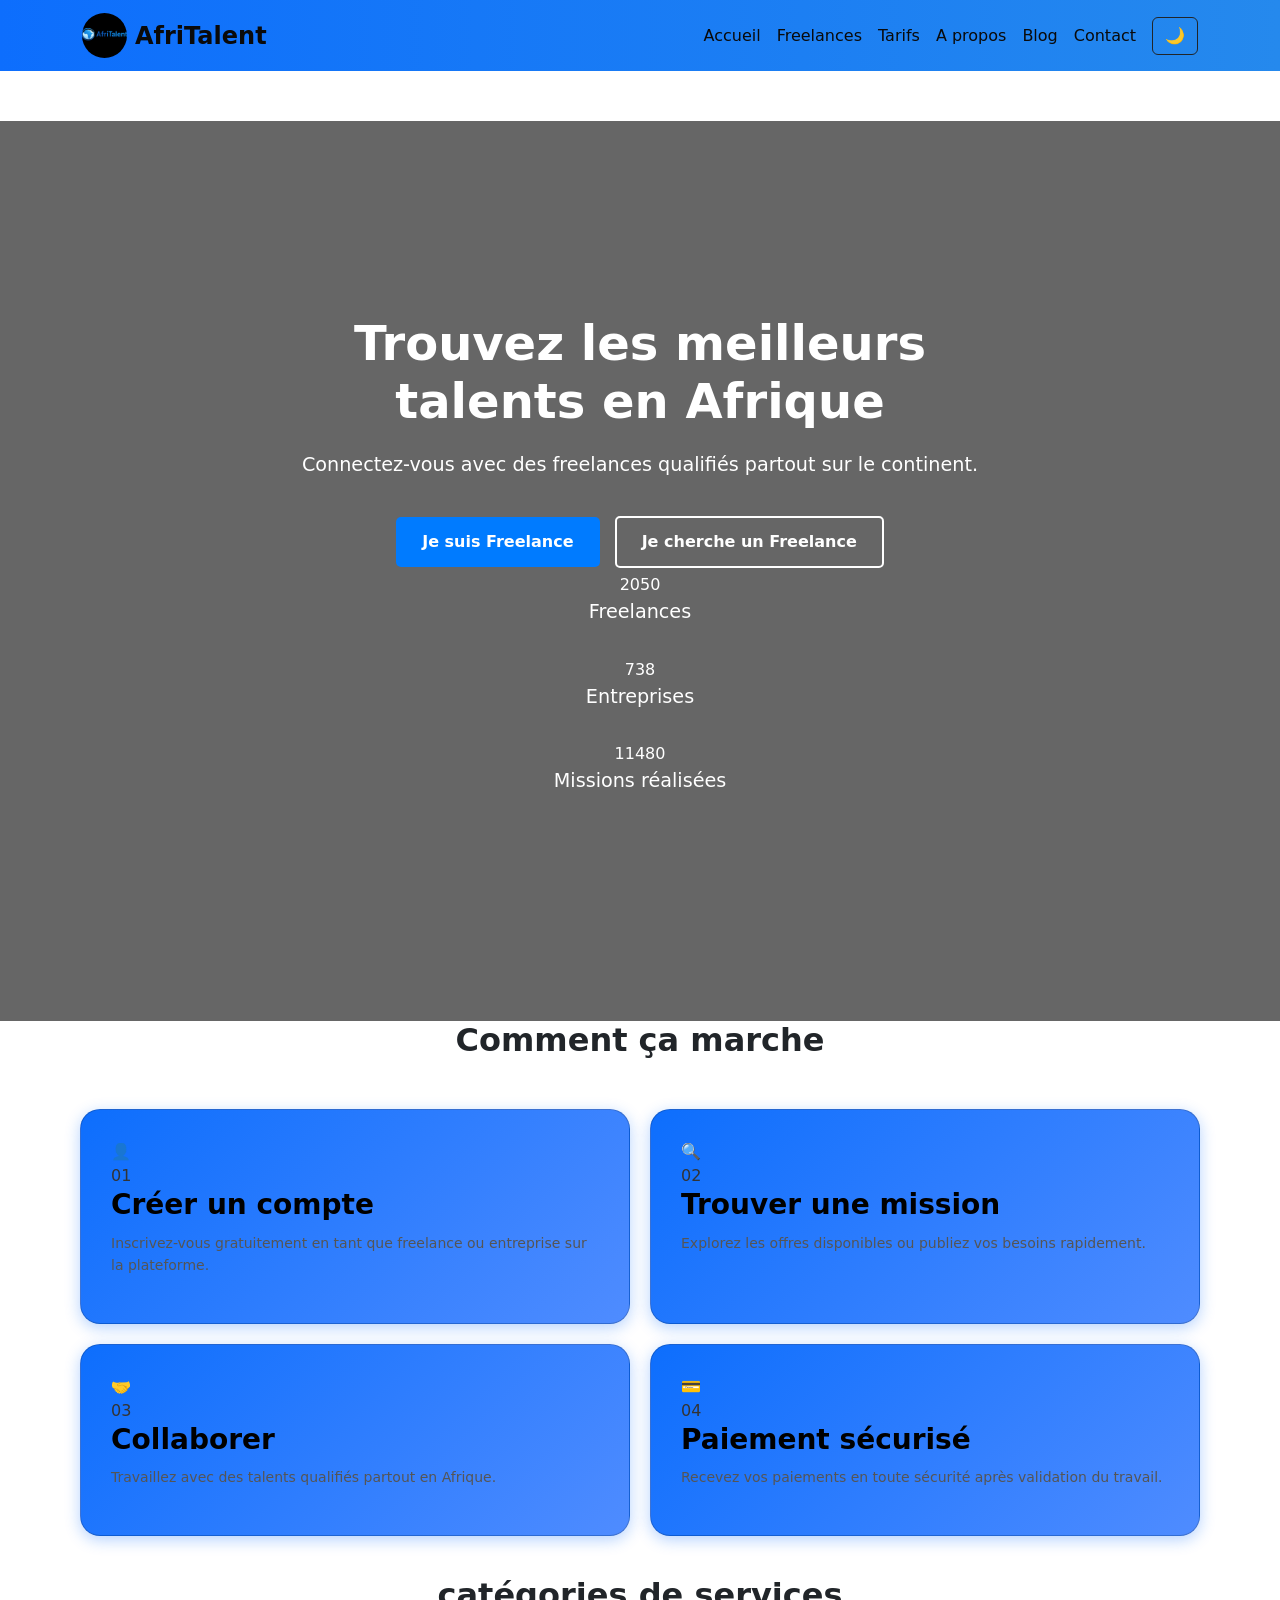
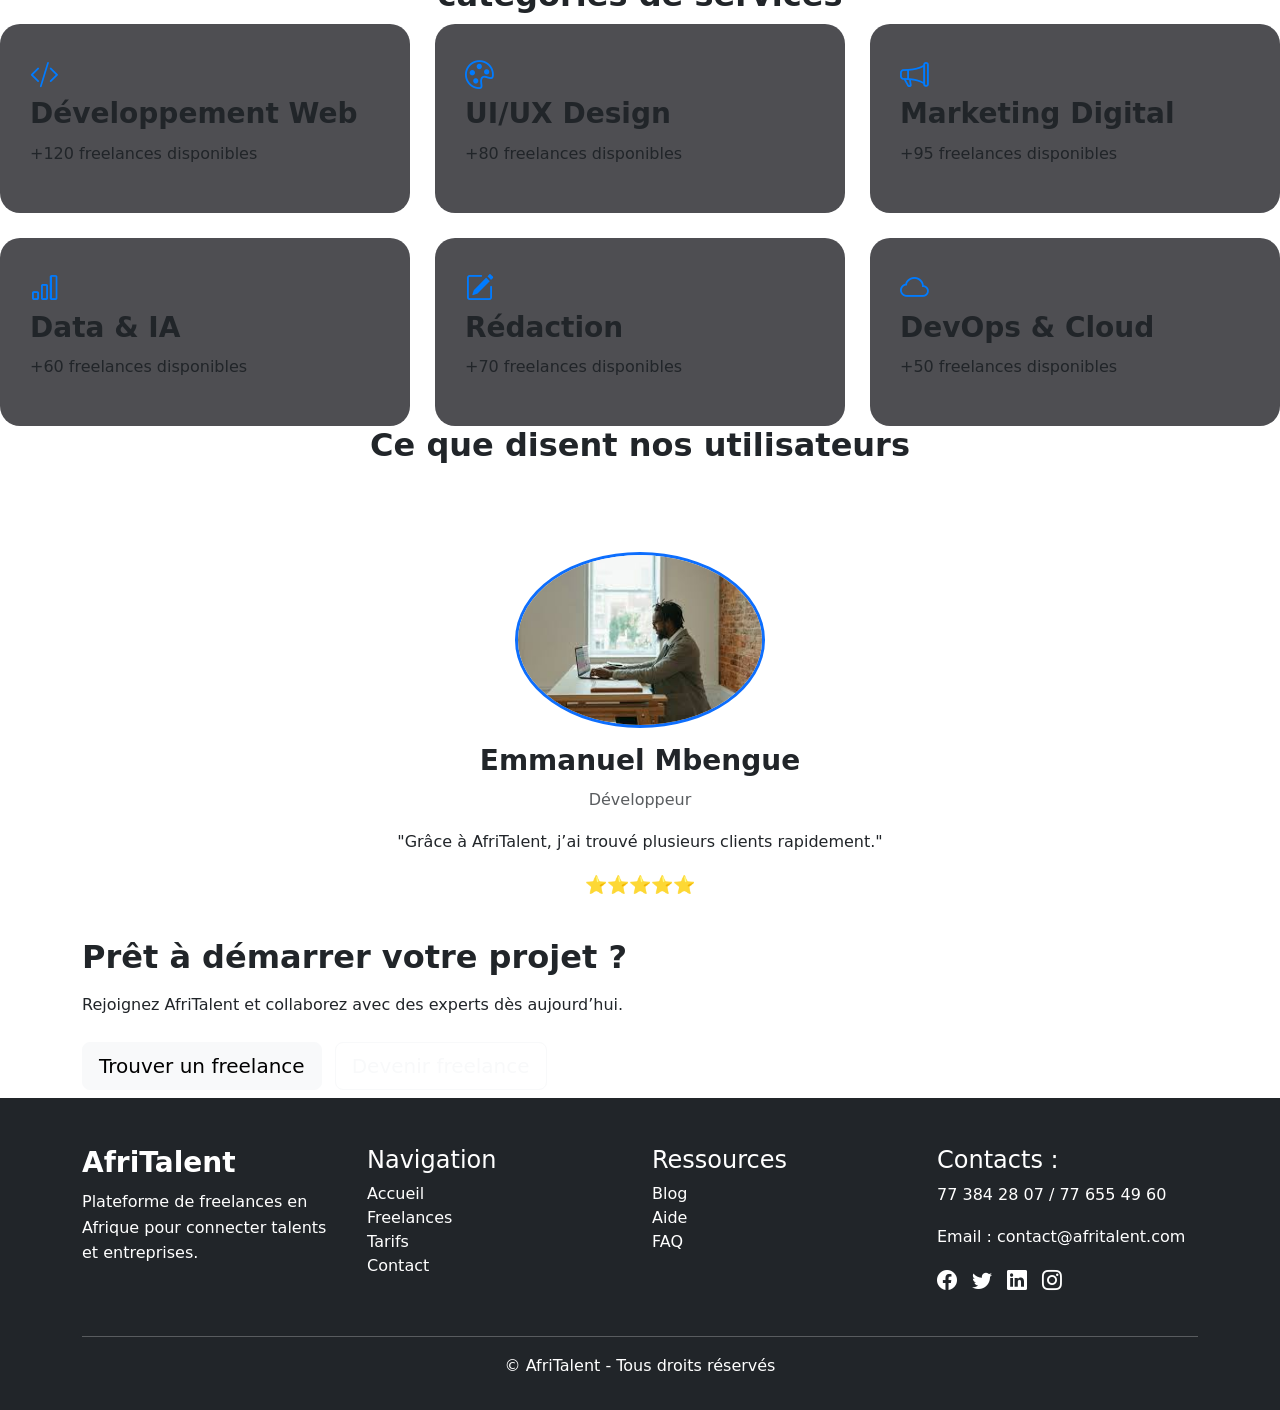
<file: index.html>
<!DOCTYPE html>
<html lang="fr">
<!--debut de lentete  -->

<head>
  <meta charset="UTF-8">
  <meta name="viewport" content="width=device-width, initial-scale=1.0">
  <title>AfriTalent — Accueil</title>
  <!-- Bootstrap CSS -->
  <link href="https://cdn.jsdelivr.net/npm/bootstrap@5.3.0/dist/css/bootstrap.min.css" rel="stylesheet">
  <!-- Bootstrap Icons -->
  <link rel="stylesheet" href="https://cdn.jsdelivr.net/npm/bootstrap-icons@1.11.3/font/bootstrap-icons.min.css">
  <!-- feuille de style personnalisisee -->
  <link rel="stylesheet" href="css/style.css">
</head>
<!-- fin de lentete -->

<body>
  <!-- NAVBAR -->
  <nav class="navbar navbar-expand-lg navbar-dark bg-dark">
    <div class="container">
      <a class="navbar-brand d-flex align-items-center" href="index.html">
        <img src="images/WhatsApp Image 2026-06-18 at 19.26.35.jpeg" alt="AfriTalent" width="45" height="45"
          class="me-2">
        AfriTalent
      </a>
      <button class="navbar-toggler" type="button" data-bs-toggle="collapse" data-bs-target="#navMenu"
        aria-controls="navMenu" aria-expanded="false" aria-label="Toggle navigation">
        <span class="navbar-toggler-icon"></span>
      </button>
      <div class="collapse navbar-collapse" id="navMenu">
        <ul class="navbar-nav ms-auto">
          <li class="nav-item"><a class="nav-link active" href="index.html">Accueil</a></li>
          <li class="nav-item"><a class="nav-link" href="freelances.html">Freelances</a></li>
          <li class="nav-item"><a class="nav-link" href="tarifs.html">Tarifs</a></li>
          <li class="nav-item"><a class="nav-link" href="about.html">A
              propos</a></li>
          <li class="nav-item"><a class="nav-link" href="Blog.html">Blog</a></li>
          <li class="nav-item"><a class="nav-link" href="contact.html">Contact</a></li>


        </ul>
        <button id="themeToggle" class="btn btn-outline-dark ms-2">🌙</button>
      </div>
    </div>

  </nav>
  <!-- FIN NAVBAR -->
  <main>
    <!-- section hero -->
    <section class="hero">
      <div class="hero-content">
        <h1>Trouvez les meilleurs talents en Afrique</h1>
        <p>Connectez-vous avec des freelances qualifiés partout sur le continent.</p>
        <div class="buttons">
          <a href="#" class="btn primary">Je suis Freelance</a>
          <a href="#" class="btn secondary">Je cherche un Freelance</a>
          <div class="stats">

            <div>
              <span class="counter" data-target="2500">0</span>
              <p>Freelances</p>
            </div>

            <div>
              <span class="counter" data-target="900">0</span>
              <p>Entreprises</p>
            </div>

            <div>
              <span class="counter" data-target="14000">0</span>
              <p>Missions réalisées</p>
            </div>

          </div>
        </div>
      </div>
    </section>
    <!-- fin section hero -->
    <section class="fade-in">
      <h2 class="text-center">Comment ça marche</h2>
    </section>
    <!-- comment ca marche -->
    <div class="bento-grid">
      <div class="card">
        <div class="icon">👤</div>
        <span>01</span>
        <h3>Créer un compte</h3>
        <p>Inscrivez-vous gratuitement en tant que freelance ou entreprise sur la plateforme.</p>
      </div>
      <div class="card">
        <div class="icon">🔍</div>
        <span>02</span>
        <h3>Trouver une mission</h3>
        <p>Explorez les offres disponibles ou publiez vos besoins rapidement.</p>
      </div>
      <div class="card">
        <div class="icon">🤝</div>
        <span>03</span>
        <h3>Collaborer</h3>
        <p>Travaillez avec des talents qualifiés partout en Afrique.</p>
      </div>
      <div class="card wide">
        <div class="icon">💳</div>
        <span>04</span>
        <h3>Paiement sécurisé</h3>
        <p>Recevez vos paiements en toute sécurité après validation du travail.</p>
      </div>
    </div>
    <!-- fin comment ca marche -->

    <!-- categories de services -->
    <section class="fade-in">
      <h2 class="text-center">catégories de services</h2>
      <div class="categories-grid">
        <div class="category-card">
          <i class="bi bi-code-slash"></i>
          <h3>Développement Web</h3>
          <p>+120 freelances disponibles</p>
        </div>
        <div class="category-card">
          <i class="bi bi-palette"></i>
          <h3>UI/UX Design</h3>
          <p>+80 freelances disponibles</p>
        </div>
        <div class="category-card">
          <i class="bi bi-megaphone"></i>
          <h3>Marketing Digital</h3>
          <p>+95 freelances disponibles</p>
        </div>
        <div class="category-card">
          <i class="bi bi-bar-chart"></i>
          <h3>Data & IA</h3>
          <p>+60 freelances disponibles</p>
        </div>
        <div class="category-card">
          <i class="bi bi-pencil-square"></i>
          <h3>Rédaction</h3>
          <p>+70 freelances disponibles</p>
        </div>
        <div class="category-card">
          <i class="bi bi-cloud"></i>
          <h3>DevOps & Cloud</h3>
          <p>+50 freelances disponibles</p>
        </div>
      </div>
      <!-- fin categories de services -->

      <!-- temoignages -->
      <section class="fade-in">
        <h2 class="text-center mb-5">Ce que disent nos utilisateurs</h2>
      </section>
      <div id="testimonialCarousel" class="carousel slide" data-bs-ride="carousel">
        <div class="carousel-inner">
          <div class="carousel-item active">
            <div class="text-center">
              <img src="images/téléchargement-1.jpg" alt="Freelance" class="rounded-circle mb-3" width="250">
              <h3>Emmanuel Mbengue</h3>
              <p class="text-muted">Développeur</p>
              <p>"Grâce à AfriTalent, j’ai trouvé plusieurs clients rapidement."</p>
              <div class="stars">⭐⭐⭐⭐⭐</div>
            </div>
          </div>
          <div class="carousel-item">
            <div class="text-center">
              <img src="images/téléchargement-2.jpg" alt="Freelance" class="rounded-circle mb-3" width="250">
              <h3>Aissatou Ndiaye</h3>
              <p class="text-muted">Entrepreneure</p>
              <p>"Plateforme simple et efficace pour recruter des talents."</p>
              <div class="stars">⭐⭐⭐⭐⭐</div>
            </div>
          </div>
          <div class="carousel-item">
            <div class="text-center">
              <img src="images/téléchargement-3.jpg" alt="freelance" class="rounded-circle mb-3" width="250">
              <h3>Moustapha Dabo</h3>
              <p class="text-muted">Marketer</p>
              <p>"Une expérience fluide et professionnelle."</p>
              <div class="stars">⭐⭐⭐⭐⭐</div>
            </div>
          </div>
        </div>
        <button class="carousel-control-prev" type="button" data-bs-target="#testimonialCarousel" data-bs-slide="prev">
          ‹
        </button>

        <button class="carousel-control-next" type="button" data-bs-target="#testimonialCarousel" data-bs-slide="next">
          ›
        </button>

      </div>
    </section>
    <!-- fin temoignages -->

    <!-- appel a laction -->
    <section class="fade-in" text-center py-5>
      <div class="container">
        <h2 class="mb-3">Prêt à démarrer votre projet ?</h2>

        <p class="mb-4">Rejoignez AfriTalent et collaborez avec des experts dès aujourd’hui.</p>

        <a href="freelances.html" class="btn btn-light btn-lg me-2 mb-2">
          Trouver un freelance
        </a>

        <a href="#" class="btn btn-outline-light btn-lg mb-2">
          Devenir freelance
        </a>
      </div>
    </section>
    <!-- fin appel a laction -->
  </main>
  <!-- FOOTER -->
  <footer class="footer bg-dark text-white pt-5 pb-3">
    <div class="container">
      <div class="row">
        <div class="col-md-3 mb-4">
          <h3>AfriTalent</h3>
          <p>Plateforme de freelances en Afrique pour connecter talents et entreprises.</p>
        </div>
        <div class="col-md-3 mb-4">
          <h4>Navigation</h4>
          <ul class="list-unstyled">
            <li><a href="index.html" class="text-white">Accueil</a></li>
            <li><a href="freelances.html" class="text-white">Freelances</a></li>
            <li><a href="tarifs.html" class="text-white">Tarifs</a></li>
            <li><a href="contact.html" class="text-white">Contact</a></li>
          </ul>
        </div>
        <div class="col-md-3 mb-4">
          <h4>Ressources</h4>
          <ul class="list-unstyled">
            <li><a href="#" class="text-white">Blog</a></li>
            <li><a href="#" class="text-white">Aide</a></li>
            <li><a href="#" class="text-white">FAQ</a></li>
          </ul>
        </div>
        <div class="col-md-3 mb-4">
          <h4>Contacts :</h4>
          <p>77 384 28 07 / 77 655 49 60</p>
          <p>Email : contact@afritalent.com</p>

          <div class="social-icons">
            <i class="bi bi-facebook"></i>
            <i class="bi bi-twitter"></i>
            <i class="bi bi-linkedin"></i>
            <i class="bi bi-instagram"></i>
          </div>
        </div>

      </div>

      <hr class="bg-light">

      <div class="text-center">
        <p>© <span id="year"></span> AfriTalent - Tous droits réservés</p>
      </div>

    </div>
  </footer>
  <!-- fin footer -->

  <!-- scripts -->

  <!-- bootstrap JS -->
  <script src="https://cdn.jsdelivr.net/npm/bootstrap@5.3.0/dist/js/bootstrap.bundle.min.js"></script>

  <!-- script principal -->
  <script src="js/main.js"></script>

  <!-- bouton retour en haut -->
  <button id="scrollTopBtn">↑</button>

  <!-- script supplementaire -->
  <script src="script.js"></script>
  <!-- fin scripts -->

</body>

</html>
</file>
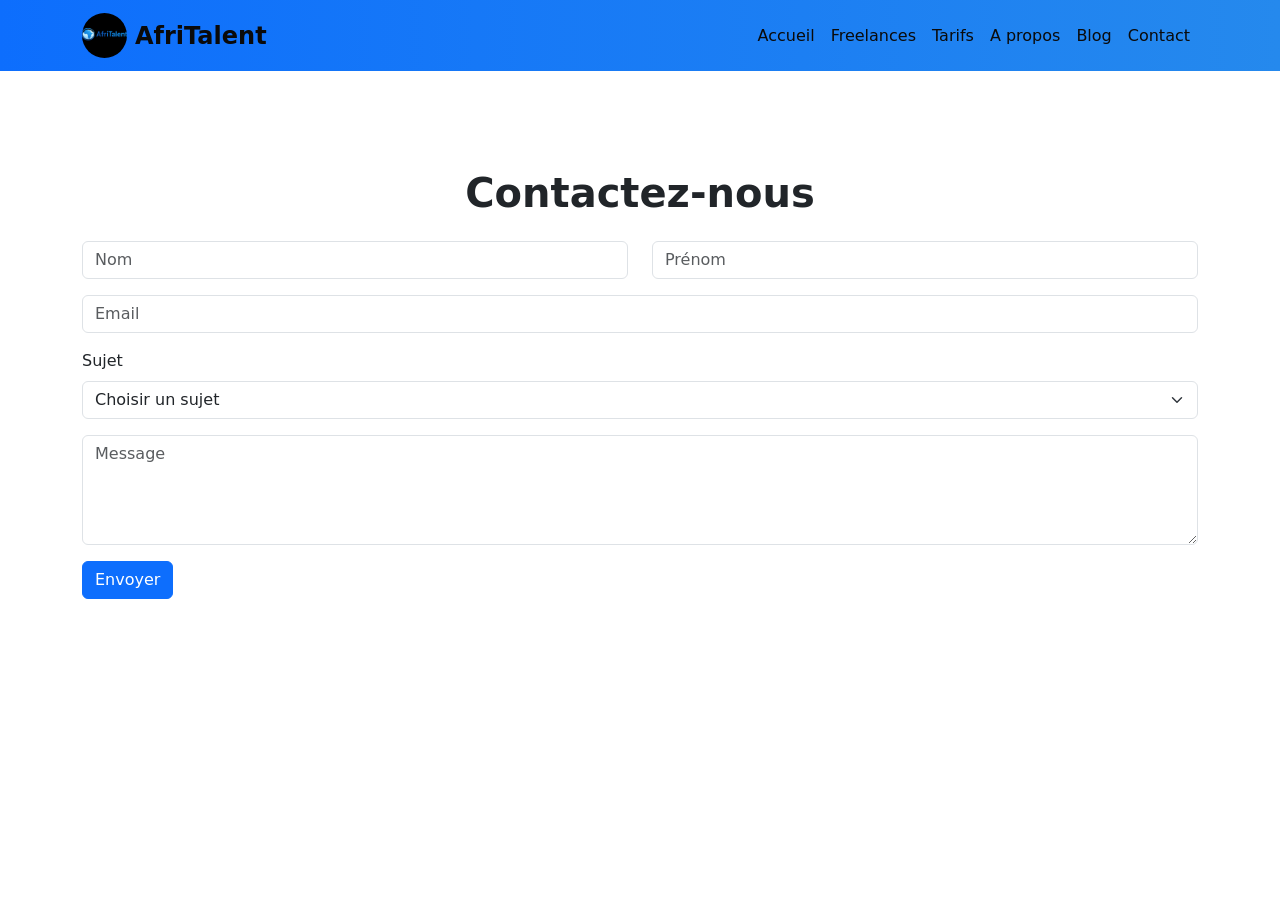
<file: contact.html>
<!DOCTYPE html>
<html lang="fr">

<head>
  <!-- metadonnee de la page -->
  <meta charset="UTF-8">
  <meta name="viewport" content="width=device-width, initial-scale=1.0">
  <!-- titre affiche dans longlet du navigateur -->
  <title>AfriTalent — Accueil</title>
  <!-- framework bootstrap -->
  <link href="https://cdn.jsdelivr.net/npm/bootstrap@5.3.0/dist/css/bootstrap.min.css" rel="stylesheet">
  <!-- feuille de style personnalisee -->
  <link rel="stylesheet" href="css/style.css">
</head>

<body>
  <!-- barre de navigation -->
  <nav class="navbar navbar-expand-lg navbar-dark bg-dark">
    <div class="container">
      <!-- logo et nom du site -->
      <a class="navbar-brand d-flex align-items-center" href="index.html">
        <img src="images/WhatsApp Image 2026-06-18 at 19.26.35.jpeg" alt="AfriTalent" width="45" height="45"
          class="me-2">
        AfriTalent
      </a>
      <!-- bouton menu mobile -->
      <button class="navbar-toggler" type="button" data-bs-toggle="collapse" data-bs-target="#navMenu"
        aria-controls="navMenu" aria-expanded="false" aria-label="Toggle navigation">
        <span class="navbar-toggler-icon"></span>
      </button>
      <!-- liens de navigation -->
      <div class="collapse navbar-collapse" id="navMenu">
        <ul class="navbar-nav ms-auto">
          <li class="nav-item"><a class="nav-link active" href="index.html">Accueil</a></li>
          <li class="nav-item"><a class="nav-link" href="freelances.html">Freelances</a></li>
          <li class="nav-item"><a class="nav-link" href="tarifs.html">Tarifs</a></li>
          <li class="nav-item"><a class="nav-link" href="about.html">A
              propos</a></li>
          <li class="nav-item"><a class="nav-link" href="Blog">Blog</a></li>
          <li class="nav-item"><a class="nav-link" href="contact.html">Contact</a></li>
        </ul>
      </div>
    </div>
  </nav>
  <!-- contenu principal -->
  <main>
    <!-- section contact -->
    <section class="container my-5">
      <!-- titre de la page -->
      <h1 class="text-center mb-4">Contactez-nous</h1>
      <!-- formulaire du contact -->
      <form id="contactForm" novalidate>
        <!-- ligne nom et prenom -->
        <div class="row">
          <!-- champ nom -->
          <div class="col-md-6 mb-3">
            <input type="text" id="nom" class="form-control" placeholder="Nom">
            <small class="text-danger" id="errorNom"></small>
          </div>
          <!-- champ prenom -->
          <div class="col-md-6 mb-3">
            <input type="text" id="prenom" class="form-control" placeholder="Prénom">
            <small class="text-danger" id="errorPrenom"></small>
          </div>
        </div>
        <!-- champ email -->
        <div class="mb-3">
          <input type="email" id="email" class="form-control" placeholder="Email">
          <small class="text-danger" id="errorEmail"></small>
        </div>
        <!-- liste deroulante Sujet -->
        <div class="mb-3">
          <label for="sujet" class="form-label">Sujet</label>
          <select id="sujet" class="form-select">
            <option value="">Choisir un sujet</option>
            <option>Demande</option>
            <option>Support</option>
            <option>Autre</option>
          </select>
          <small class="text-danger" id="errorSujet"></small>
        </div>
        <!-- zone de saisie du message -->
        <div class="mb-3">
          <textarea id="message" class="form-control" rows="4" placeholder="Message"></textarea>
          <small class="text-danger" id="errorMessage"></small>
        </div>
        <!-- bouton denvoi -->
        <button type="submit" class="btn btn-primary">Envoyer</button>
        <!-- message de succes apres validation -->
        <p id="successMsg" class="text-success text-center mt-3"></p>
      </form>
    </section>
  </main>
  <!-- pied de page -->
  <footer>
    <!-- contenu du footer a ajouter -->
  </footer>
  <!-- scripts JAVASCRIPT -->

  <!-- bootstrap JS -->
  <script src="https://cdn.jsdelivr.net/npm/bootstrap@5.3.0/dist/js/bootstrap.bundle.min.js"></script>
  <!-- script personnalisee -->
  <script src="js/main.js"></script>
</body>

</html>
</file>
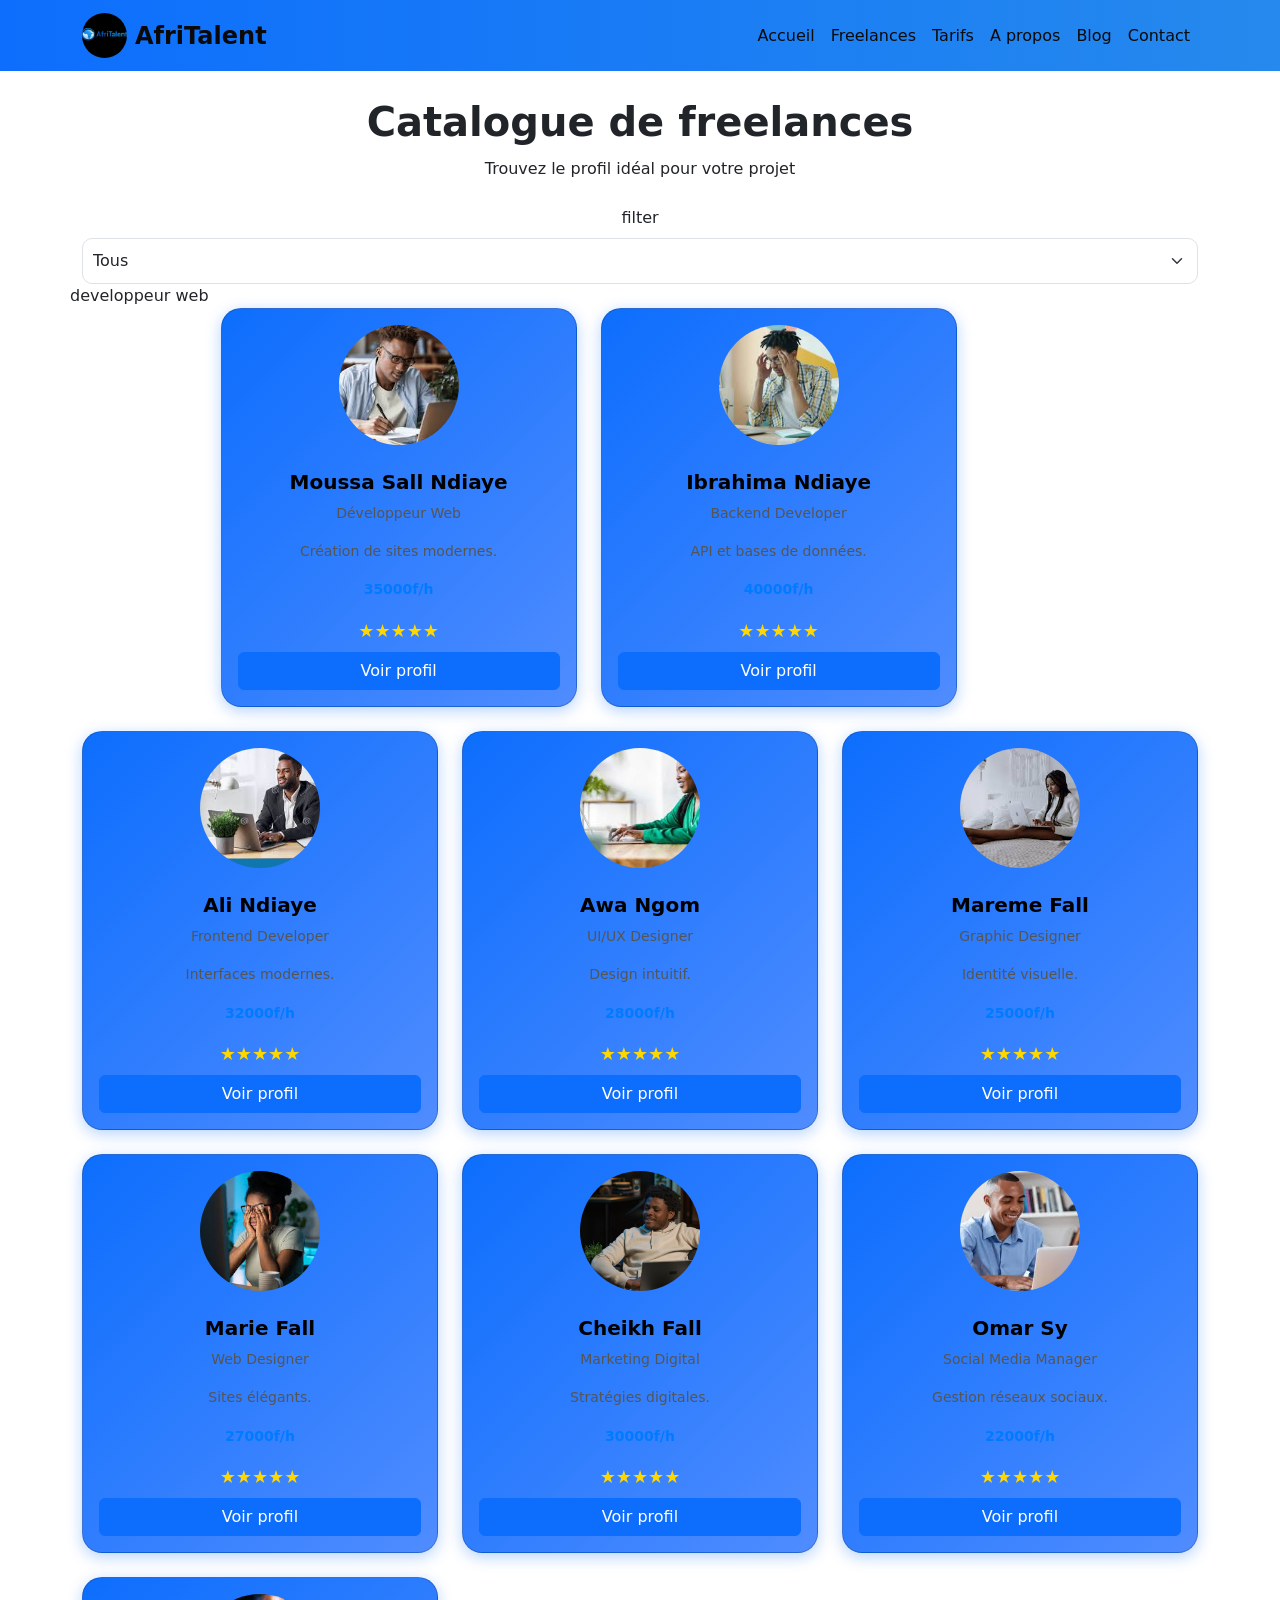
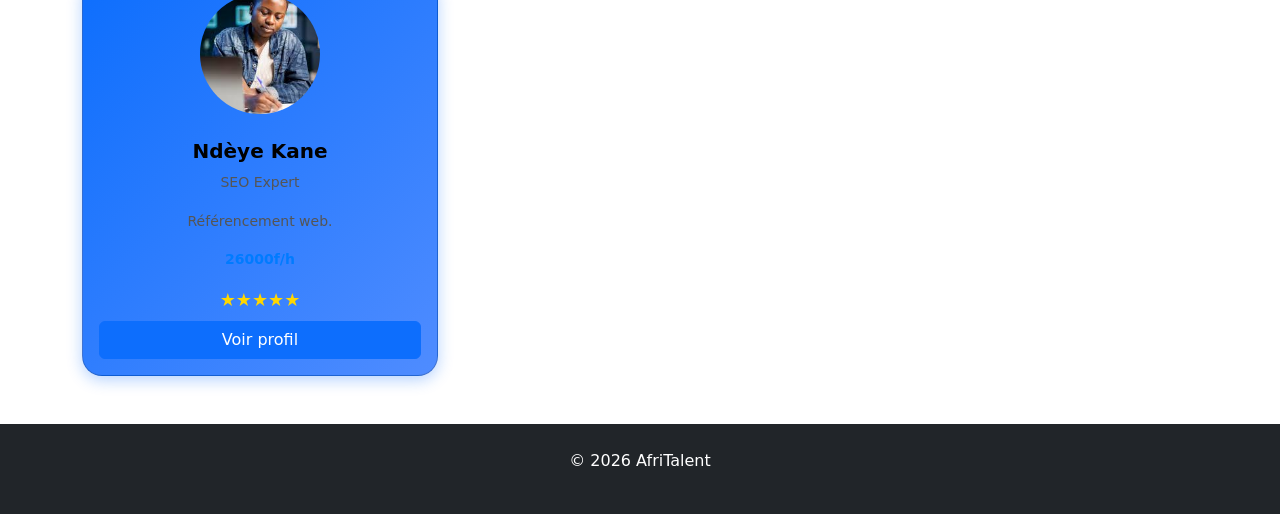
<file: freelances.html>
<!DOCTYPE html>
<html lang="fr">

<head>
  <!-- configuration de base de la page  -->
  <meta charset="UTF-8">
  <meta name="viewport" content="width=device-width, initial-scale=1.0">
  <!-- titre affiche dans longlet du navigateur -->
  <title>AfriTalent — Accueil</title>
  <!-- framework bootstrap pour le design responsive -->
  <link href="https://cdn.jsdelivr.net/npm/bootstrap@5.3.0/dist/css/bootstrap.min.css" rel="stylesheet">
  <!-- feuille de style personnalisee -->
  <link rel="stylesheet" href="css/style.css">
</head>

<body>
  <!-- HEADER / MENU DE NAVIGATION -->
  <header>
    <nav class="navbar navbar-expand-lg navbar-dark bg-dark fixed-top">
      <div class="container">
        <!-- logo et nom du site -->
        <a class="navbar-brand d-flex align-items-center" href="index.html">
          <img src="images/WhatsApp Image 2026-06-18 at 19.26.35.jpeg" alt="AfriTalent" width="45" height="45"
            class="me-2">
          AfriTalent
        </a>
        <!-- bouton menu mobile -->
        <button class="navbar-toggler" data-bs-toggle="collapse" data-bs-target="#menu">☰</button>
        <!-- liens de navigation -->
        <div class="collapse navbar-collapse" id="menu">
          <ul class="navbar-nav ms-auto">
            <li class="nav-item"><a class="nav-link" href="index.html">Accueil</a></li>
            <li class="nav-item"><a class="nav-link active" href="freelances.html">Freelances</a></li>
            <li class="nav-item"><a class="nav-link" href="tarifs.html">Tarifs</a></li>
            <li class="nav-item"><a class="nav-link" href="about.html">A propos</a></li>
            <li class="nav-item"><a class="nav-link" href="Blog">Blog</a></li>
            <li class="nav-item"><a class="nav-link" href="contact.html">Contact</a></li>
          </ul>
        </div>
      </div>
    </nav>
  </header>

  <main>
    <!-- titre de la page -->
    <section class="container text-center mt-5">
      <h1>Catalogue de freelances</h1>
      <p>Trouvez le profil idéal pour votre projet</p>
    </section>
    <!-- filtre par categorie -->
    <section class="container text-center my-4">
      <label for="filter" class="form-label">filter</label>
      <select id="filter" class="form-select">
        <option value="all">Tous</option>
        <option value="dev">Développement</option>
        <option value="design">Design</option>
        <option value="marketing">Marketing</option>
      </select>
    </section>
    <!-- listes des freelances -->
    <section class="container mb-5">
      <div class="row g-4">
        developpeur web
        <div class="col-lg-4 col-md-6 freelance-card dev">
          <div class="card p-3 text-center">
            <img src="images/images (3).jpg" alt="freelance" class="rounded-circle mx-auto" width="300">
            <h5>Moussa Sall Ndiaye</h5>
            <p>Développeur Web</p>
            <p>Création de sites modernes.</p>
            <p><strong>35000f/h</strong></p>
            <div class="stars">★★★★★</div>
            <button class="btn btn-primary mt-2">Voir profil</button>
          </div>
        </div>
        <!-- developpeur backend -->
        <div class="col-lg-4 col-md-6 freelance-card dev">
          <div class="card p-3 text-center">
            <img src="images/images (4).jpg" alt="" class="rounded-circle mx-auto" width="300">
            <h5>Ibrahima Ndiaye</h5>
            <p>Backend Developer</p>
            <p>API et bases de données.</p>
            <p><strong>40000f/h</strong></p>
            <div class="stars">★★★★★</div>
            <button class="btn btn-primary mt-2">Voir profil</button>
          </div>
        </div>
        <!-- developpeur frontend -->
        <div class="col-lg-4 col-md-6 freelance-card dev">
          <div class="card p-3 text-center">
            <img src="images/images (5).jpg" alt="freelance" class="rounded-circle mx-auto" width="300">
            <h5>Ali Ndiaye</h5>
            <p>Frontend Developer</p>
            <p>Interfaces modernes.</p>
            <p><strong>32000f/h</strong></p>
            <div class="stars">★★★★★</div>
            <button class="btn btn-primary mt-2">Voir profil</button>
          </div>
        </div>
        <div class="col-lg-4 col-md-6 freelance-card design">
          <div class="card p-3 text-center">
            <img src="images/images (1).jpg" alt="freelance" class="rounded-circle mx-auto" width="300">
            <h5>Awa Ngom</h5>
            <p>UI/UX Designer</p>
            <p>Design intuitif.</p>
            <p><strong>28000f/h</strong></p>
            <div class="stars">★★★★★</div>
            <button class="btn btn-primary mt-2">Voir profil</button>
          </div>
        </div>
        <div class="col-lg-4 col-md-6 freelance-card design">
          <div class="card p-3 text-center">
            <img src="images/téléchargement-2.jpg" alt="freelance" class="rounded-circle mx-auto" width="300">
            <h5>Mareme Fall</h5>
            <p>Graphic Designer</p>
            <p>Identité visuelle.</p>
            <p><strong>25000f/h</strong></p>
            <div class="stars">★★★★★</div>
            <button class="btn btn-primary mt-2">Voir profil</button>
          </div>
        </div>
        <div class="col-lg-4 col-md-6 freelance-card design">
          <div class="card p-3 text-center">
            <img src="images/images (7).jpg" alt="Freelance" class="rounded-circle mx-auto" width="300">
            <h5>Marie Fall</h5>
            <p>Web Designer</p>
            <p>Sites élégants.</p>
            <p><strong>27000f/h</strong></p>
            <div class="stars">★★★★★</div>
            <button class="btn btn-primary mt-2">Voir profil</button>
          </div>
        </div>
        <div class="col-lg-4 col-md-6 freelance-card marketing">
          <div class="card p-3 text-center">
            <img src="images/freelancer-maison-axe-recherche-ligne-navigation-internet_482257-120322.avif"
              alt="Freelance" class="rounded-circle mx-auto" width="300">
            <h5>Cheikh Fall</h5>
            <p>Marketing Digital</p>
            <p>Stratégies digitales.</p>
            <p><strong>30000f/h</strong></p>
            <div class="stars">★★★★★</div>
            <button class="btn btn-primary mt-2">Voir profil</button>
          </div>
        </div>
        <div class="col-lg-4 col-md-6 freelance-card marketing">
          <div class="card p-3 text-center">
            <img src="images/images (2).jpg" alt="freelance" class="rounded-circle mx-auto" width="300">
            <h5>Omar Sy</h5>
            <p>Social Media Manager</p>
            <p>Gestion réseaux sociaux.</p>
            <p><strong>22000f/h</strong></p>
            <div class="stars">★★★★★</div>
            <button class="btn btn-primary mt-2">Voir profil</button>
          </div>
        </div>
        <div class="col-lg-4 col-md-6 freelance-card marketing">
          <div class="card p-3 text-center">
            <img src="images/images (8).jpg" alt="Freelance" class="rounded-circle mx-auto" width="300">
            <h5>Ndèye Kane</h5>
            <p>SEO Expert</p>
            <p>Référencement web.</p>
            <p><strong>26000f/h</strong></p>
            <div class="stars">★★★★★</div>
            <button class="btn btn-primary mt-2">Voir profil</button>
          </div>
        </div>
      </div>
    </section>
  </main>
  <!-- pied de page -->
  <footer class="bg-dark text-white text-center p-4">
    <p>© <span id="year"></span> AfriTalent</p>
  </footer>
  <!-- javascript -->
  <script>
    // filtre les freelances selon la categorie choisie (developpement, design, ou marketing)
    document.getElementById("filter").addEventListener("change", function () {
      let value = this.value;
      // selection de toutes les cartes freelances
      let cards = document.querySelectorAll(".freelance-card");

      cards.forEach(card => {
        // afficher ou masquer les cartes
        card.style.display = (value === "all" || card.classList.contains(value))
          ? "block"
          : "none";
      });
    });

    // affiche automatiquement lannee actuelle dans le footer
    document.getElementById("year").textContent = new Date().getFullYear();
  </script>
  <!-- bibliotheque bootstrap JS -->
  <script src="https://cdn.jsdelivr.net/npm/bootstrap@5.3.0/dist/js/bootstrap.bundle.min.js"></script>
  <script src="js/main.js"></script>
</body>

</html>
</file>
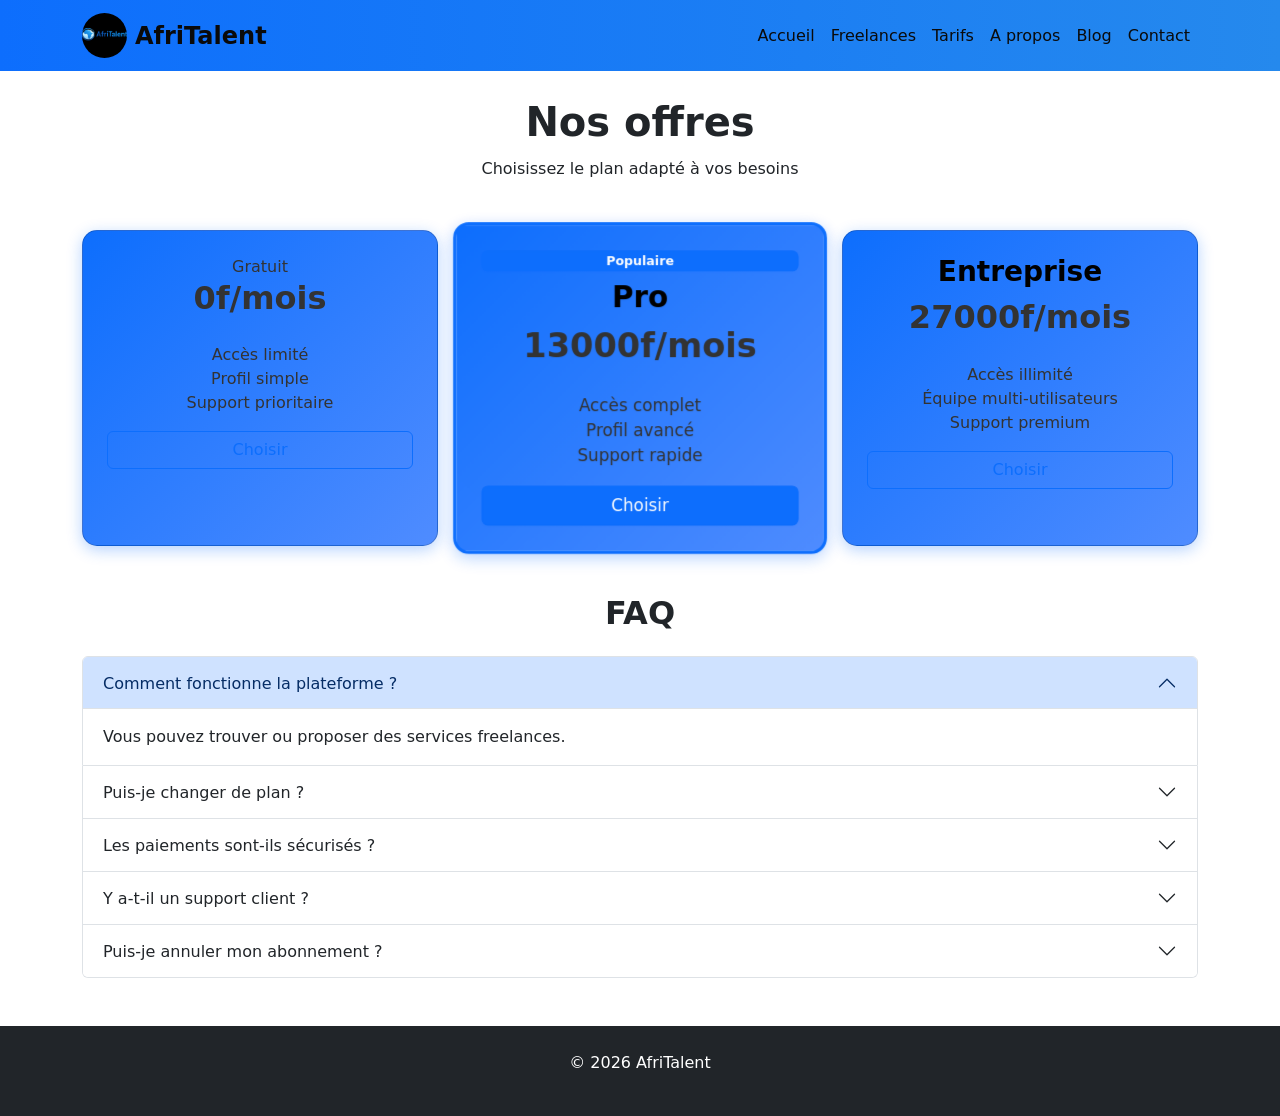
<file: tarifs.html>
<!DOCTYPE html>
<html lang="fr">

<head>
  <!-- metadonnees de la page -->
  <meta charset="UTF-8">
  <meta name="viewport" content="width=device-width, initial-scale=1.0">
  <title>AfriTalent — Accueil</title>
  <!-- bootstrap CSS -->
  <link href="https://cdn.jsdelivr.net/npm/bootstrap@5.3.0/dist/css/bootstrap.min.css" rel="stylesheet">
  <!-- feuille de style personnalisee -->
  <link rel="stylesheet" href="css/style.css">
</head>

<body>
  <!-- entete/navigation -->
  <header>
    <nav class="navbar navbar-expand-lg navbar-dark bg-dark fixed-top">
      <div class="container">
        <!-- logo et nom du site -->
        <a class="navbar-brand d-flex align-items-center" href="index.html">
          <img src="images/WhatsApp Image 2026-06-18 at 19.26.35.jpeg" alt="AfriTalent" width="45" height="45"
            class="me-2">
          AfriTalent
        </a>
        <!-- bouton menu mobile -->
        <button class="navbar-toggler" data-bs-toggle="collapse" data-bs-target="#menu">☰</button>
        <!-- liens de navigation -->
        <div class="collapse navbar-collapse" id="menu">
          <ul class="navbar-nav ms-auto">
            <li class="nav-item"><a class="nav-link" href="index.html">Accueil</a></li>
            <li class="nav-item"><a class="nav-link" href="freelances.html">Freelances</a></li>
            <li class="nav-item"><a class="nav-link active" href="tarifs.html">Tarifs</a></li>
            <li class="nav-item"><a class="nav-link" href="about.html">A propos</a></li>
            <li class="nav-item"><a class="nav-link" href="Blog">Blog</a></li>
            <li class="nav-item"><a class="nav-link" href="contact.html">Contact</a></li>
          </ul>
        </div>
      </div>
    </nav>
  </header>
  <!-- contenu principal -->
  <main>
    <!-- section titre -->
    <section class="container text-center mt-5">
      <h1>Nos offres</h1>
      <p>Choisissez le plan adapté à vos besoins</p>
    </section>
    <!-- section tarification -->
    <section class="container my-5">
      <div class="row g-4 text-center">
        <!-- offre gratuite -->
        <div class="col-lg-4">
          <div class="card pricing-card p-4">
            <span>Gratuit</span>
            <h2>0f/mois</h2>
            <ul class="list-unstyled my-3">
              <li><i class="bi bi-check text-success"></i> Accès limité</li>
              <li><i class="bi bi-check text-success"></i> Profil simple</li>
              <li><i class="bi bi-x text-danger"></i> Support prioritaire</li>
            </ul>
            <button class="btn btn-outline-primary">Choisir</button>
          </div>
        </div>
        <!-- offre pro -->
        <div class="col-lg-4">
          <div class="card pricing-card popular p-4">
            <span class="badge bg-primary mb-2">Populaire</span>
            <h3>Pro</h3>
            <h2>13000f/mois</h2>
            <ul class="list-unstyled my-3">
              <li><i class="bi bi-check text-success"></i> Accès complet</li>
              <li><i class="bi bi-check text-success"></i> Profil avancé</li>
              <li><i class="bi bi-check text-success"></i> Support rapide</li>
            </ul>
            <button class="btn btn-primary">Choisir</button>
          </div>
        </div>
        <!-- offre entreprise -->
        <div class="col-lg-4">
          <div class="card pricing-card p-4">
            <h3>Entreprise</h3>
            <h2>27000f/mois</h2>
            <ul class="list-unstyled my-3">
              <li><i class="bi bi-check text-success"></i> Accès illimité</li>
              <li><i class="bi bi-check text-success"></i> Équipe multi-utilisateurs</li>
              <li><i class="bi bi-check text-success"></i> Support premium</li>
            </ul>
            <button class="btn btn-outline-primary">Choisir</button>
          </div>
        </div>
      </div>
    </section>
    <!-- section FAQ -->
    <section class="container mb-5">
      <h2 class="text-center mb-4">FAQ</h2>
      <div class="accordion" id="faq">
        <!-- question 1 -->
        <div class="accordion-item">
          <h2 class="accordion-header">
            <button class="accordion-button" data-bs-toggle="collapse" data-bs-target="#q1">
              Comment fonctionne la plateforme ?
            </button>
          </h2>
          <div id="q1" class="accordion-collapse collapse show" data-bs-parent="#faq">
            <div class="accordion-body">Vous pouvez trouver ou proposer des services freelances.
            </div>
          </div>
        </div>
        <!-- question 2 -->
        <div class="accordion-item">
          <h2 class="accordion-header">
            <button class="accordion-button collapsed" data-bs-toggle="collapse" data-bs-target="#q2">
              Puis-je changer de plan ?
            </button>
          </h2>
          <div id="q2" class="accordion-collapse collapse" data-bs-parent="#faq">
            <div class="accordion-body">Oui, à tout moment.
            </div>
          </div>
        </div>
        <!-- question 3 -->
        <div class="accordion-item">
          <h2 class="accordion-header">
            <button class="accordion-button collapsed" data-bs-toggle="collapse" data-bs-target="#q3">
              Les paiements sont-ils sécurisés ?
            </button>
          </h2>
          <div id="q3" class="accordion-collapse collapse" data-bs-parent="#faq">
            <div class="accordion-body">Oui, toutes les transactions sont sécurisées.
            </div>
          </div>
        </div>
        <!-- question 4 -->
        <div class="accordion-item">
          <h2 class="accordion-header">
            <button class="accordion-button collapsed" data-bs-toggle="collapse" data-bs-target="#q4">
              Y a-t-il un support client ?
            </button>
          </h2>
          <div id="q4" class="accordion-collapse collapse" data-bs-parent="#faq">
            <div class="accordion-body">Oui, support disponible 24/7.
            </div>
          </div>
        </div>
        <!-- question 5 -->
        <div class="accordion-item">
          <h2 class="accordion-header">
            <button class="accordion-button collapsed" data-bs-toggle="collapse" data-bs-target="#q5">
              Puis-je annuler mon abonnement ?
            </button>
          </h2>
          <div id="q5" class="accordion-collapse collapse" data-bs-parent="#faq">
            <div class="accordion-body">Oui, sans engagement.</div>
          </div>
        </div>
      </div>
    </section>
  </main>
  <!-- pied de page -->
  <footer class="bg-dark text-white text-center p-4">
    <p>© <span id="year"></span> AfriTalent</p>
  </footer>
  <!-- scripts JAVASCRIPT -->

  <!-- mise a jour automatique de lannee -->
  <script>
    document.getElementById("year").textContent = new Date().getFullYear();
  </script>
  <!-- bootstrap JS -->
  <script src="https://cdn.jsdelivr.net/npm/bootstrap@5.3.0/dist/js/bootstrap.bundle.min.js"></script>
  <!-- script personnalisee -->
  <script src="js/main.js"></script>
</body>

</html>
</file>
<file: css/style.css>
/* variables globales */
:root {
  --primary: #0d6efd;
  --secondary: #6c757d;
  --dark: #2589ed;
  --light: #f8f9fa;
  --white: #ffffff;
  --spacing: 16px;
}

/* reset general */
html,
body {
  margin: 0;
  padding: 0;
}

.navbar {
  background: linear-gradient(90deg, #0d6efd, #2589ed) !important;
  background-color: white !important;
  padding: 0.5rem 1rem !important;
}

.navbar-brand img {
  border-radius: 50%;
  object-fit: cover;
}

.navbar-brand {
  font-weight: bold;
  font-size: 1.5rem;
}

* {

  box-sizing: border-box;
}

body {
  margin: 0;
  padding: 0;

}

/* typographie */
h1,
h2,
h3 {
  font-weight: bold;
  margin-bottom: 10px;
}

p {
  line-height: 1.6;
}


/* boutons */
button {
  background-color: var(--primary);
  color: white;
  border: none;
  padding: 10px 15px;
  cursor: pointer;
}

.stars {
  color: gold;
  font-size: 20px;
}

.carousel-item {
  padding: 40px;
}

.carousel-item img {
  border: 3px solid #0d6efd;
}


.cta {
  background: url('images/cta.jpg') center/cover no-repeat;
  height: 350px;
  position: relative;
}

.cta::before {
  content: "";
  position: absolute;
  inset: 0;
  background: rgba(53, 68, 228, 0.6);
  /* overlay sombre */
}

/* contenu CTA au dessus de loverlay */
.cta .container {
  position: relative;
  z-index: 1;
}

/* liens du footer */
.footer a {
  text-decoration: none;

}

.footer a:hover {
  text-decoration: underline;
}

/* reset du body */
body {
  margin: 0;
  padding: 0;
}

/* images des cartes  */
.card img {
  width: 120px !important;
  height: 120px;
  object-fit: cover;
  display: block;
  margin: 0 auto 15px;
  background-color: aqua;
}

/* styles general des cartes */
.card {
  border-radius: 15px;
  transition: 0.3s;
  box-shadow: 0 5px 15px rgba(0, 0, 0, 0.1);
}

/* annimation au survol */
.card:hover {
  transform: translateY(-10px);
  box-shadow: 0 10px 25px rgba(0, 0, 0, 0.2);
}

/* titre des cartes */
.card h5 {
  margin-top: 10px;
  font-weight: bold;
}

/* texte des cartes */
.card p {
  font-size: 14px;
  color: #555;
}

/* texte important dans les cartes */
.card strong {
  color: #007bff;
}

/* etoile de notation */
.stars {
  color: gold;
  font-size: 18px;
}

/* champ de filtre */
#filter {
  border-radius: 10px;
  padding: 10px;
}

/* carte  freelance */
.freelance-card {
  transition: 0.3s ease;
}

/* icons reseaux sociaux */
.social-icons i {
  font-size: 20px;
  margin-right: 10px;
  cursor: pointer;
}

.social-icons i:hover {
  color: #0d6efd;
}

/* section hero (banniere principale) */
.hero {
  margin-top: 0 !important;
  border: none;
  height: 100vh;
  padding-bottom: 50px;
  background:
    linear-gradient(rgba(0, 0, 0, 0.6), rgba(0, 0, 0, 0.6)),
    url('https://images.unsplash.com/photo-1521737604893-d14cc237f11d?w=1600') center/cover no-repeat;

  display: flex;
  align-items: center;
  justify-content: center;
  text-align: center;
  color: white;
  padding: 20px;
}

/* conteneur du contenu hero */
.hero-content {
  max-width: 700px;
}

/* titre principal */
.hero h1 {
  font-size: 3rem;
  margin-bottom: 20px;
}

/* texte descriptif */
.hero p {
  font-size: 1.2rem;
  margin-bottom: 30px;
}

/* bouton hero */
.buttons .btn {
  padding: 12px 25px;
  margin: 5px;
  border-radius: 5px;
  text-decoration: none;
  font-weight: bold;
}

/* bouton principal */
.primary {
  background: #007bff;
  color: white;
}

/* bouton secondaire */
.secondary {
  border: 2px solid white;
  color: white;
}

/* responsive hero */
@media(max-width:768px) {
  .hero h1 {
    font-size: 2rem;
  }
}

/* section comment ca marche */
.how-it-works {
  margin-top: 50px;
  color: whitesmoke;
  background:
    linear-gradient(rgba(0, 0, 0, 0.7), rgba(0, 0, 0, 0.7)),
    url('https://images.unsplash.com/photo-1600880292203-757bb62b4baf?w=1600') center/cover no-repeat;
  padding: 60px 20px;
  text-align: center;

}

/* titre de la section */
.how-it-works h2 {
  padding-bottom: 50px;
  font-size: 2.2rem;
  margin-bottom: 40px;
}

/* bento grid */
.bento-grid {
  max-width: 1200px;
  margin: 0 auto;
  display: grid;
  grid-template-columns: repeat(2, 1fr);
  gap: 20px;
  padding: 40px;
}

/* carte de la grille bento */
.card {
  height: 100%;
  padding: 30px;
  border-radius: 20px;
  background: linear-gradient(135deg, #0d6efd, #4f8cff);
  box-shadow: 0 4px 15px rgba(13, 110, 253, 0.3);
  -webkit-backdrop-filter: blur(10px);
  backdrop-filter: blur(10px);
  color: white;
  transition: 0.3s;
}

/* annimation au survol */
.card:hover {
  transform: translateY(-5px);
  box-shadow: 0 10px 25px rgba(0, 0, 0, 0.15);
  background: #0d6efd;
}

/* section categories */
.categories {
  margin-top: 70px;
  padding: 60px 20px;
  text-align: center;
}

.categories h2 {
  margin-bottom: 40px;
}

/* grille des categories */
.categories-grid {
  display: grid;
  grid-template-columns: repeat(3, 1fr);
  gap: 25px;
}

/* carte des categories */
.category-card {
  background: rgb(78, 78, 82);
  padding: 30px;
  border-radius: 20px;
  transition: 0.3s;
  cursor: pointer;
}

.category-card i {
  font-size: 1.8rem;
  color: #007bff;
  margin-bottom: 10px;
}

/* effet au survol */
.category-card:hover {
  transform: translateY(-10px);
  box-shadow: 0 10px 25px rgba(0, 0, 0, 0.2);
  background: #007bff;
  color: white;
}

.category-card:hover i {
  color: white;
}


/* section tarifs */
.pricing-card {
  border-radius: 15px;
  transition: 0.3s;
}

/* effet au survol */
.pricing-card:hover {
  transform: translateY(-10px);
  box-shadow: 0 10px 25px rgba(0, 0, 0, 0.2);
}

/* offre mise en avant */
.popular {
  border: 3px solid #0d6efd;
  transform: scale(1.05);
}

/* TEXTE CARTES TARIFS */
.card {
  color: #333 !important;
}

/* TITRES */
.card h3,
.card h4,
.card h5 {
  color: #000 !important;
}

/* TEXTE NORMAL */
.card p {
  color: #555 !important;
}

/* PLAN POPULAIRE */
.card.populaire {
  background: #6c6969;
  border: 2px solid #007bff;
}

/* BADGE POPULAIRE */
.populaire .badge {
  background: linear-gradient(45deg, #007bff, #00c6ff);
  color: rgb(36, 35, 35);
}

button,
select {
  text-decoration: none !important;
}

.btn {
  text-decoration: none !important;
}

/*  Mobile (max 576px) */
@media (max-width: 576px) {
  .hero {
    text-align: center;
    padding: 20px;
  }

  .card {
    margin-bottom: 20px;
  }
}

/*  Tablette (max 768px) */
@media (max-width: 768px) {
  .container {
    padding: 10px;
  }

  h1 {
    font-size: 24px;
  }
}

/*  Desktop (min 1200px) */
@media (min-width: 1200px) {
  .container {
    max-width: 1140px;
    margin: auto;
  }
}

.dark-mode {
  background-color: #121212;
  color: rgb(50, 95, 243);
}

.dark-mode .card {
  background-color: #151212;
}

main {
  padding-top: 50px;
}

/* bouton retour */
#scrollTopBtn {
  position: fixed;
  bottom: 20px;
  right: 20px;
  display: none;
}

/* Navbar */
.navbar-brand,
.navbar-brand span,
.navbar .nav-link {
  color: rgb(10, 10, 10) !important;
}

/* Au survol */
.navbar .nav-link:hover {
  color: #0c0c0d !important;
}

/* Icône du mode sombre */
#themeToggle {
  color: rgba(1, 1, 15, 0.984) !important;
}

.card-img-top {
  width: 120px;
  height: 120px;
  object-fit: cover;
  border-radius: 50%;
  margin: 20px auto;
  display: block;
}
</file>
